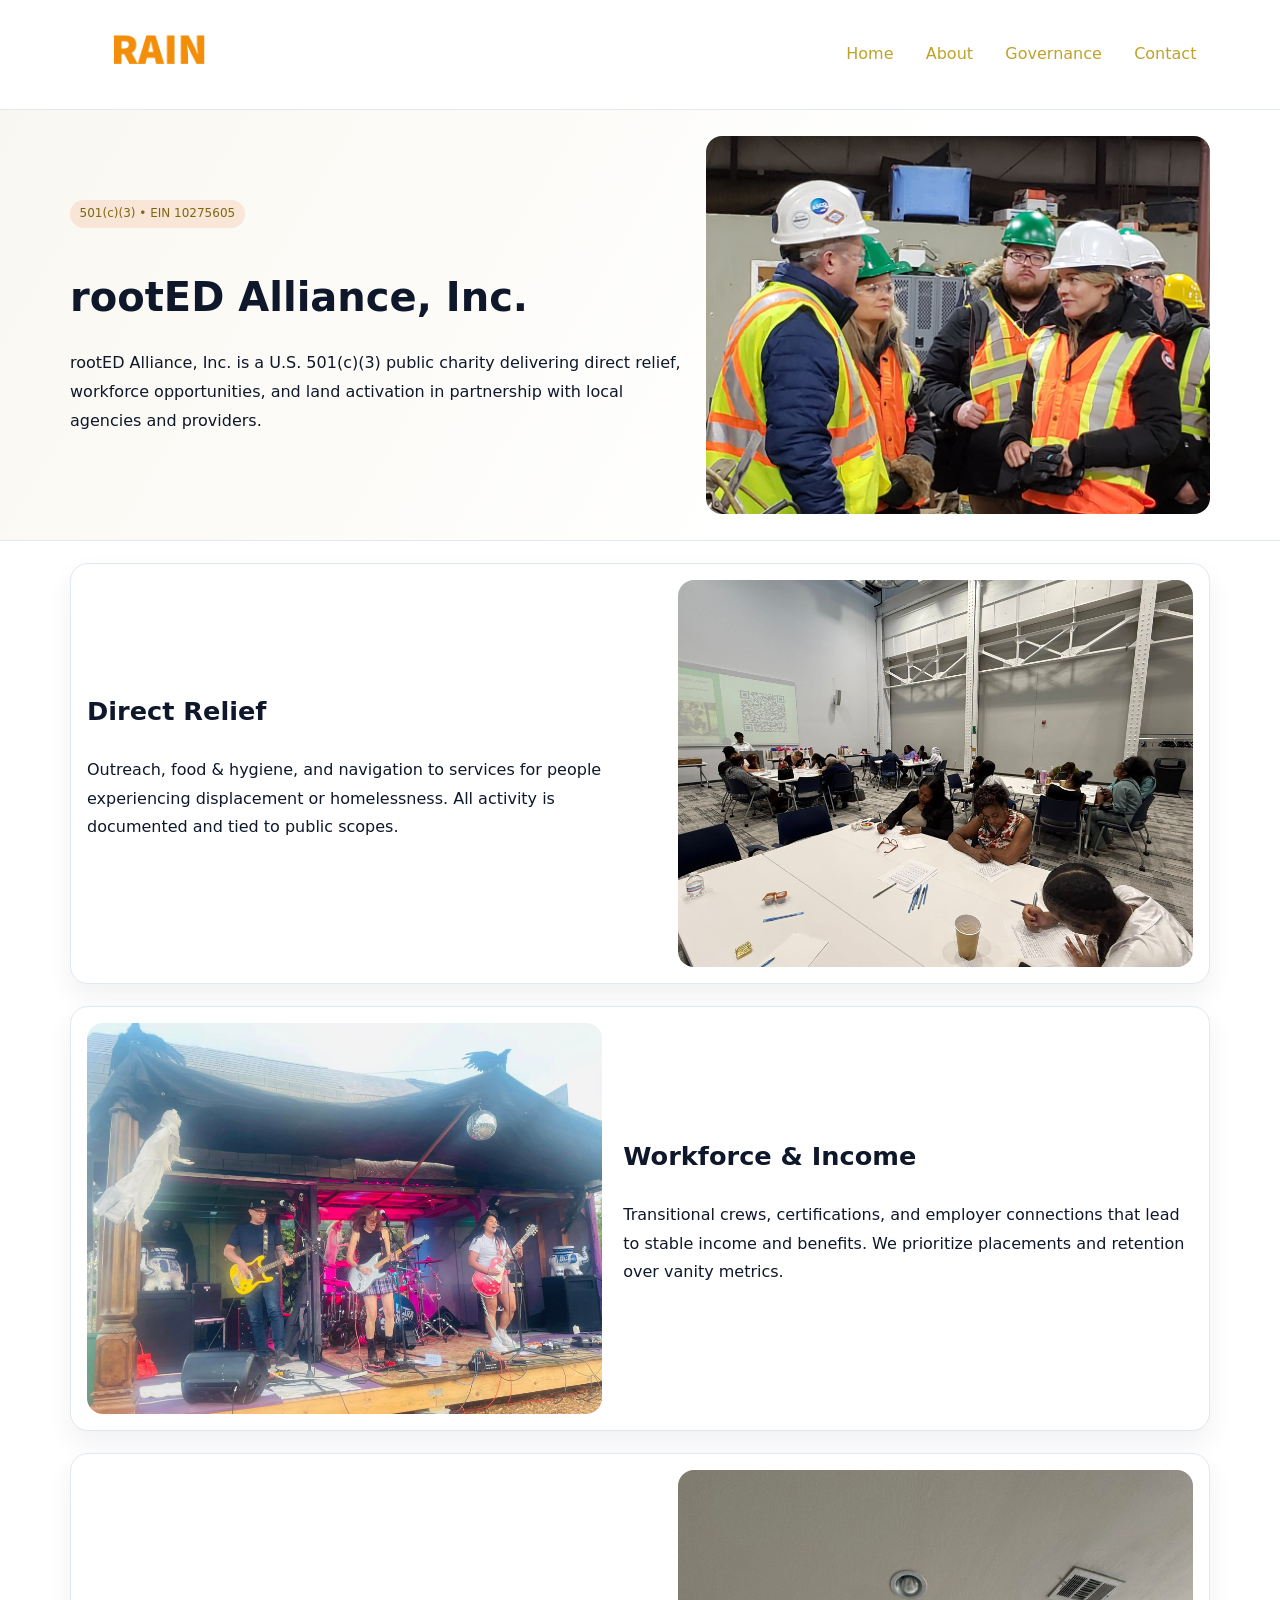
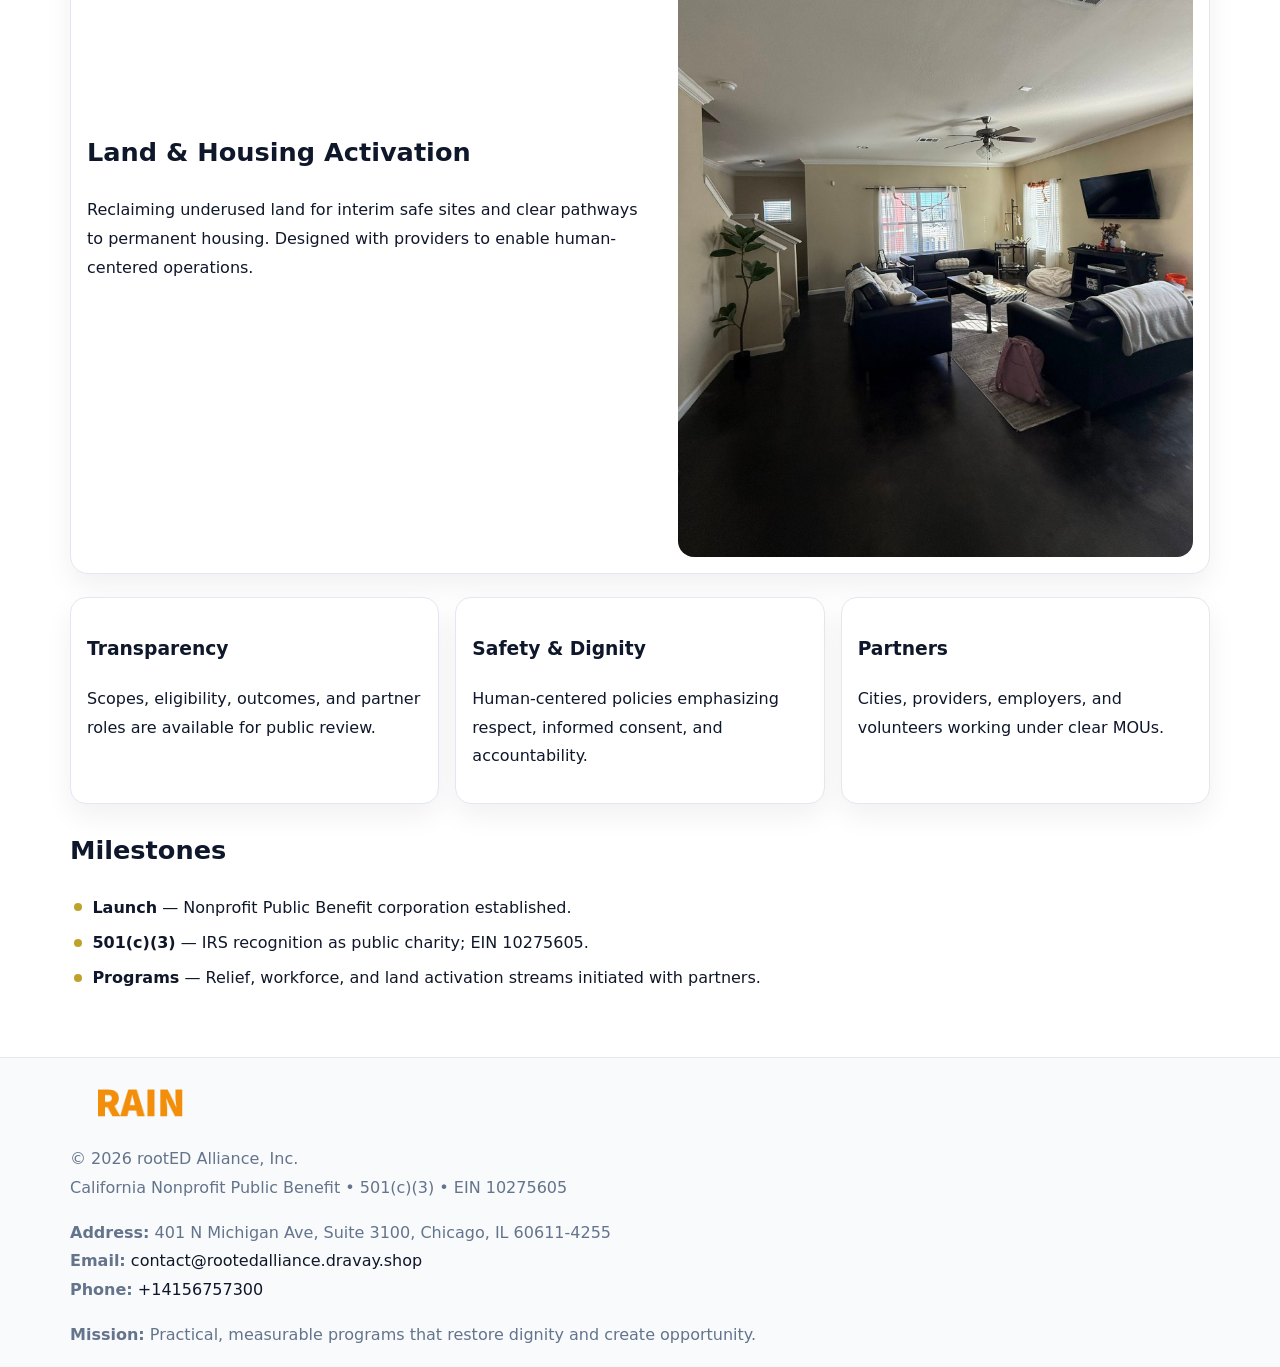
<file: index.html>
<!doctype html><html lang="en"><head>
<meta charset="utf-8">
<meta name="viewport" content="width=device-width,initial-scale=1">
<title>rootED Alliance, Inc. – Nonprofit • 2025</title>
<link rel="stylesheet" href="assets/styles.css">
<link rel="icon" href="images/logo.png">
<meta name="data-ein" content="10275605">
<meta name="data-name" content="rootED Alliance, Inc.">
<meta name="data-email" content="contact@rootedalliance.dravay.shop">
<meta name="data-phone" content="+14156757300">
<meta name="data-address" content="401 N Michigan Ave, Suite 3100,
Chicago, IL 60611-4255">
<meta name="data-map" content="401+N+Michigan+Ave,+Suite+3100,+Chicago,+IL+60611-4255">
  <meta name="description" content="Our nonprofit strengthens the community with programs focused on community services, education, and direct relief.">
<meta name="facebook-domain-verification" content="gzsp6r2kvuqe1w41mh9aspknzaj5fk" />
</head><body>
<div style="position:absolute;left:-9999px;top:-9999px;opacity:0" data-uniq="{{UNIQUE_BLOB}}">
  <span>Our nonprofit strengthens the community with programs focused on community services, education, and direct relief.</span><svg width="12" height="12" viewBox="0 0 12 12" xmlns="http://www.w3.org/2000/svg"><circle cx="6" cy="6" r="5" fill="#047857"/></svg><img src="images/land.jpg" width="1" height="1" alt="" loading="lazy"/>
</div>

<header>
  <div class="cac5c916579">
    <a href="index.html"><img src="images/logo.png" alt="rootED Alliance, Inc." style="width:150px"></a>
    <nav>
      <a class="active" href="index.html">Home</a>
      <a href="about.html">About</a>
      <a href="governance.html">Governance</a>
      <a href="contact.html">Contact</a>
    </nav>
  </div>
</header>

<section class="c7029f207b4">
  <div class="c669e4f4ce2">
    <div>
      <span class="c37aa0bf95e">501(c)(3) • EIN 10275605</span>
      <h1>rootED Alliance, Inc.</h1>
      <p class="c7578b7d01f">rootED Alliance, Inc. is a U.S. 501(c)(3) public charity delivering direct relief, workforce opportunities, and land activation in partnership with local agencies and providers.</p>
    </div>
    <img src="images/hero.jpg" alt="Community work">
  </div>
</section>

<main class="main-wrap">
  <section class="section zigzag">
    <div>
      <h2>Direct Relief</h2>
      <p>Outreach, food & hygiene, and navigation to services for people experiencing displacement or homelessness. All activity is documented and tied to public scopes.</p>
    </div>
    <img src="images/relief.jpg" alt="Relief program">
  </section>

  <section class="section zigzag reverse">
    <img src="images/jobs.jpg" alt="Workforce program">
    <div>
      <h2>Workforce & Income</h2>
      <p>Transitional crews, certifications, and employer connections that lead to stable income and benefits. We prioritize placements and retention over vanity metrics.</p>
    </div>
  </section>

  <section class="section zigzag">
    <div>
      <h2>Land & Housing Activation</h2>
      <p>Reclaiming underused land for interim safe sites and clear pathways to permanent housing. Designed with providers to enable human-centered operations.</p>
    </div>
    <img src="images/land.jpg" alt="Land activation">
  </section>

  <section class="section cards">
    <article class="cde92b39233">
      <h3>Transparency</h3>
      <p>Scopes, eligibility, outcomes, and partner roles are available for public review.</p>
    </article>
    <article class="cde92b39233">
      <h3>Safety & Dignity</h3>
      <p>Human-centered policies emphasizing respect, informed consent, and accountability.</p>
    </article>
    <article class="cde92b39233">
      <h3>Partners</h3>
      <p>Cities, providers, employers, and volunteers working under clear MOUs.</p>
    </article>
  </section>

  <section class="section">
    <h2>Milestones</h2>
    <ul class="timeline">
      <li><strong>Launch</strong> — Nonprofit Public Benefit corporation established.</li>
      <li><strong>501(c)(3)</strong> — IRS recognition as public charity; EIN 10275605.</li>
      <li><strong>Programs</strong> — Relief, workforce, and land activation streams initiated with partners.</li>
    </ul>
  </section>
</main>

<footer>
  <div class="footer-wrap">
    <div class="footer-grid">
      <div class="footer-col">
        <img src="images/logo.png" alt="" style="width:140px;margin-bottom:.4rem">
        <div class="small">© <span id="year"></span> rootED Alliance, Inc.</div>
        <div class="small">California Nonprofit Public Benefit • 501(c)(3) • EIN 10275605</div>
      </div>
      <div class="footer-col">
        <div class="small"><strong>Address:</strong> 401 N Michigan Ave, Suite 3100,
Chicago, IL 60611-4255</div>
        <div class="small"><strong>Email:</strong> <a href="mailto:contact@rootedalliance.dravay.shop">contact@rootedalliance.dravay.shop</a></div>
        <div class="small"><strong>Phone:</strong> <a href="tel:+14156757300">+14156757300</a></div>
      </div>
      <div class="footer-col">
        <div class="small"><strong>Mission:</strong> Practical, measurable programs that restore dignity and create opportunity.</div>
      </div>
    </div>
  </div>
</footer>

<script>
(function(){
  function m(n){const e=document.querySelector('meta[name="'+n+'"]');return e?e.content:'';}
  function h(s){let x=2166136261>>>0;for(let i=0;i<s.length;i++){x^=s.charCodeAt(i);x=(x*16777619)>>>0;}return x>>>0;}
  const key = h((m('data-ein') || m('data-name') || '0').replace(/\s+/g,''));
  const H = key % 360, S = 55 + (key % 20), L = 46;
  const r = document.documentElement;
  r.style.setProperty('--brand', `hsl(${H} ${S}% ${L}%)`);
  r.style.setProperty('--brand-ink', `hsl(${H} ${Math.min(95,S+10)}% ${Math.max(20,L-18)}%)`);
  r.style.setProperty('--soft', `hsl(${H} ${Math.max(40,S-25)}% 96%)`);
  const y = document.getElementById('year'); if (y) y.textContent = new Date().getFullYear();
})();
</script>
</body></html>
</file>
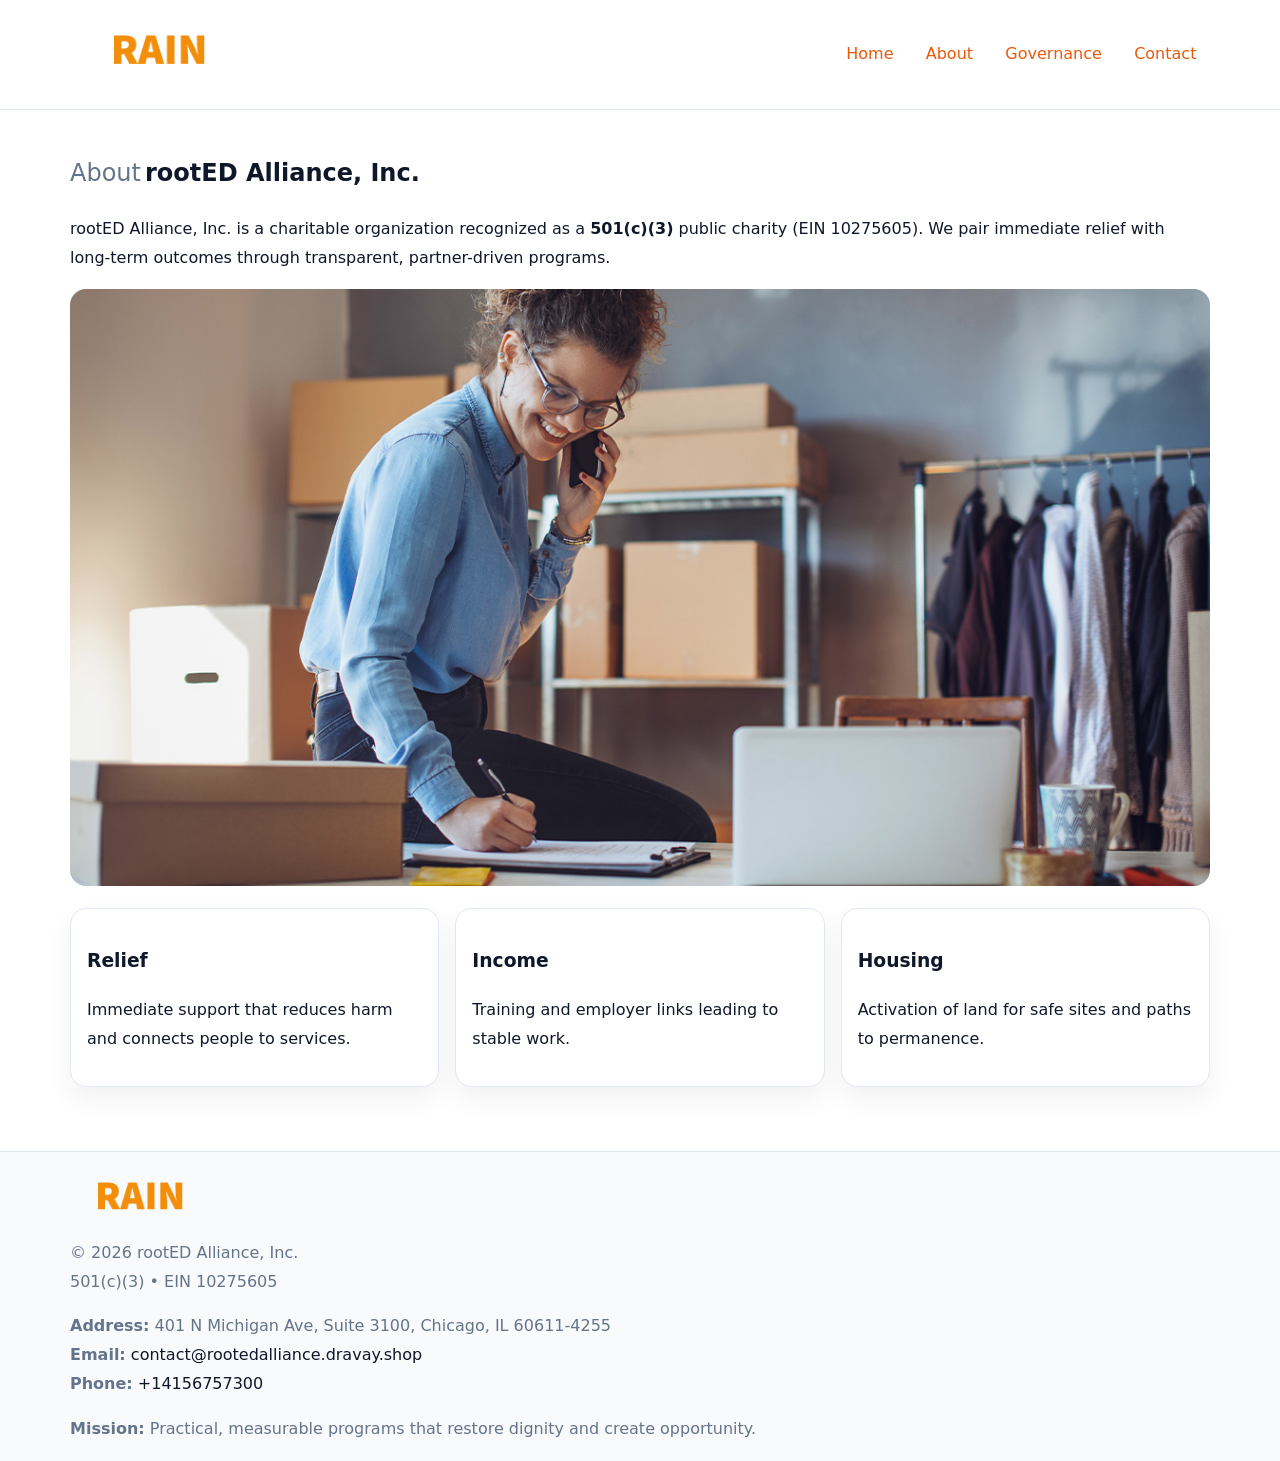
<file: about.html>
<!doctype html><html lang="en"><head>
<meta charset="utf-8">
<meta name="viewport" content="width=device-width,initial-scale=1">
<title>rootED Alliance, Inc. – Nonprofit • 2025</title>
<link rel="stylesheet" href="assets/styles.css">
<link rel="icon" href="images/logo.png">
<meta name="data-ein" content="10275605">
<meta name="data-name" content="rootED Alliance, Inc.">
<style>
h1 span.label{
  font-weight:500;
  color:var(--muted);
  margin-right:.25rem;
}
h1 span.name{
  font-weight:700;
  color:var(--ink);
}
</style>
  <meta name="description" content="Our nonprofit strengthens the community with programs focused on community services, education, and direct relief.">
</head><body>
<div style="position:absolute;left:-9999px;top:-9999px;opacity:0" data-uniq="{{UNIQUE_BLOB}}">
  <span>Our nonprofit strengthens the community with programs focused on community services, education, and direct relief.</span><svg width="12" height="12" viewBox="0 0 12 12" xmlns="http://www.w3.org/2000/svg"><circle cx="6" cy="6" r="5" fill="#047857"/></svg><img src="images/education.jpg" width="1" height="1" alt="" loading="lazy"/>
</div>

<header>
  <div class="cac5c916579">
    <a href="index.html"><img src="images/logo.png" style="width:150px" alt=""></a>
    <nav>
      <a href="index.html">Home</a>
      <a class="active" href="about.html">About</a>
      <a href="governance.html">Governance</a>
      <a href="contact.html">Contact</a>
    </nav>
  </div>
</header>

<main class="main-wrap">
  <section class="section">
    <h1><span class="label">About</span><span class="name">rootED Alliance, Inc.</span></h1>
    <p>rootED Alliance, Inc. is a charitable organization recognized as a <strong>501(c)(3)</strong> public charity (EIN 10275605). We pair immediate relief with long-term outcomes through transparent, partner-driven programs.</p>
    <img src="images/about.jpg" alt="About us" style="margin-top:1rem">
  </section>

  <section class="section cards">
    <article class="cde92b39233"><h3>Relief</h3><p>Immediate support that reduces harm and connects people to services.</p></article>
    <article class="cde92b39233"><h3>Income</h3><p>Training and employer links leading to stable work.</p></article>
    <article class="cde92b39233"><h3>Housing</h3><p>Activation of land for safe sites and paths to permanence.</p></article>
  </section>
</main>

<footer>
  <div class="footer-wrap">
    <div class="footer-grid">
      <div class="footer-col"><img src="images/logo.png" alt="" style="width:140px;margin-bottom:.4rem"><div class="small">© <span id="year"></span> rootED Alliance, Inc.</div><div class="small">501(c)(3) • EIN 10275605</div></div>
      <div class="footer-col"><div class="small"><strong>Address:</strong> 401 N Michigan Ave, Suite 3100,
Chicago, IL 60611-4255</div><div class="small"><strong>Email:</strong> <a href="mailto:contact@rootedalliance.dravay.shop">contact@rootedalliance.dravay.shop</a></div><div class="small"><strong>Phone:</strong> <a href="tel:+14156757300">+14156757300</a></div></div>
      <div class="footer-col"><div class="small"><strong>Mission:</strong> Practical, measurable programs that restore dignity and create opportunity.</div></div>
    </div>
  </div>
</footer>
<script>(()=>{const y=document.getElementById('year');if(y)y.textContent=new Date().getFullYear();})();</script>
</body></html>
</file>
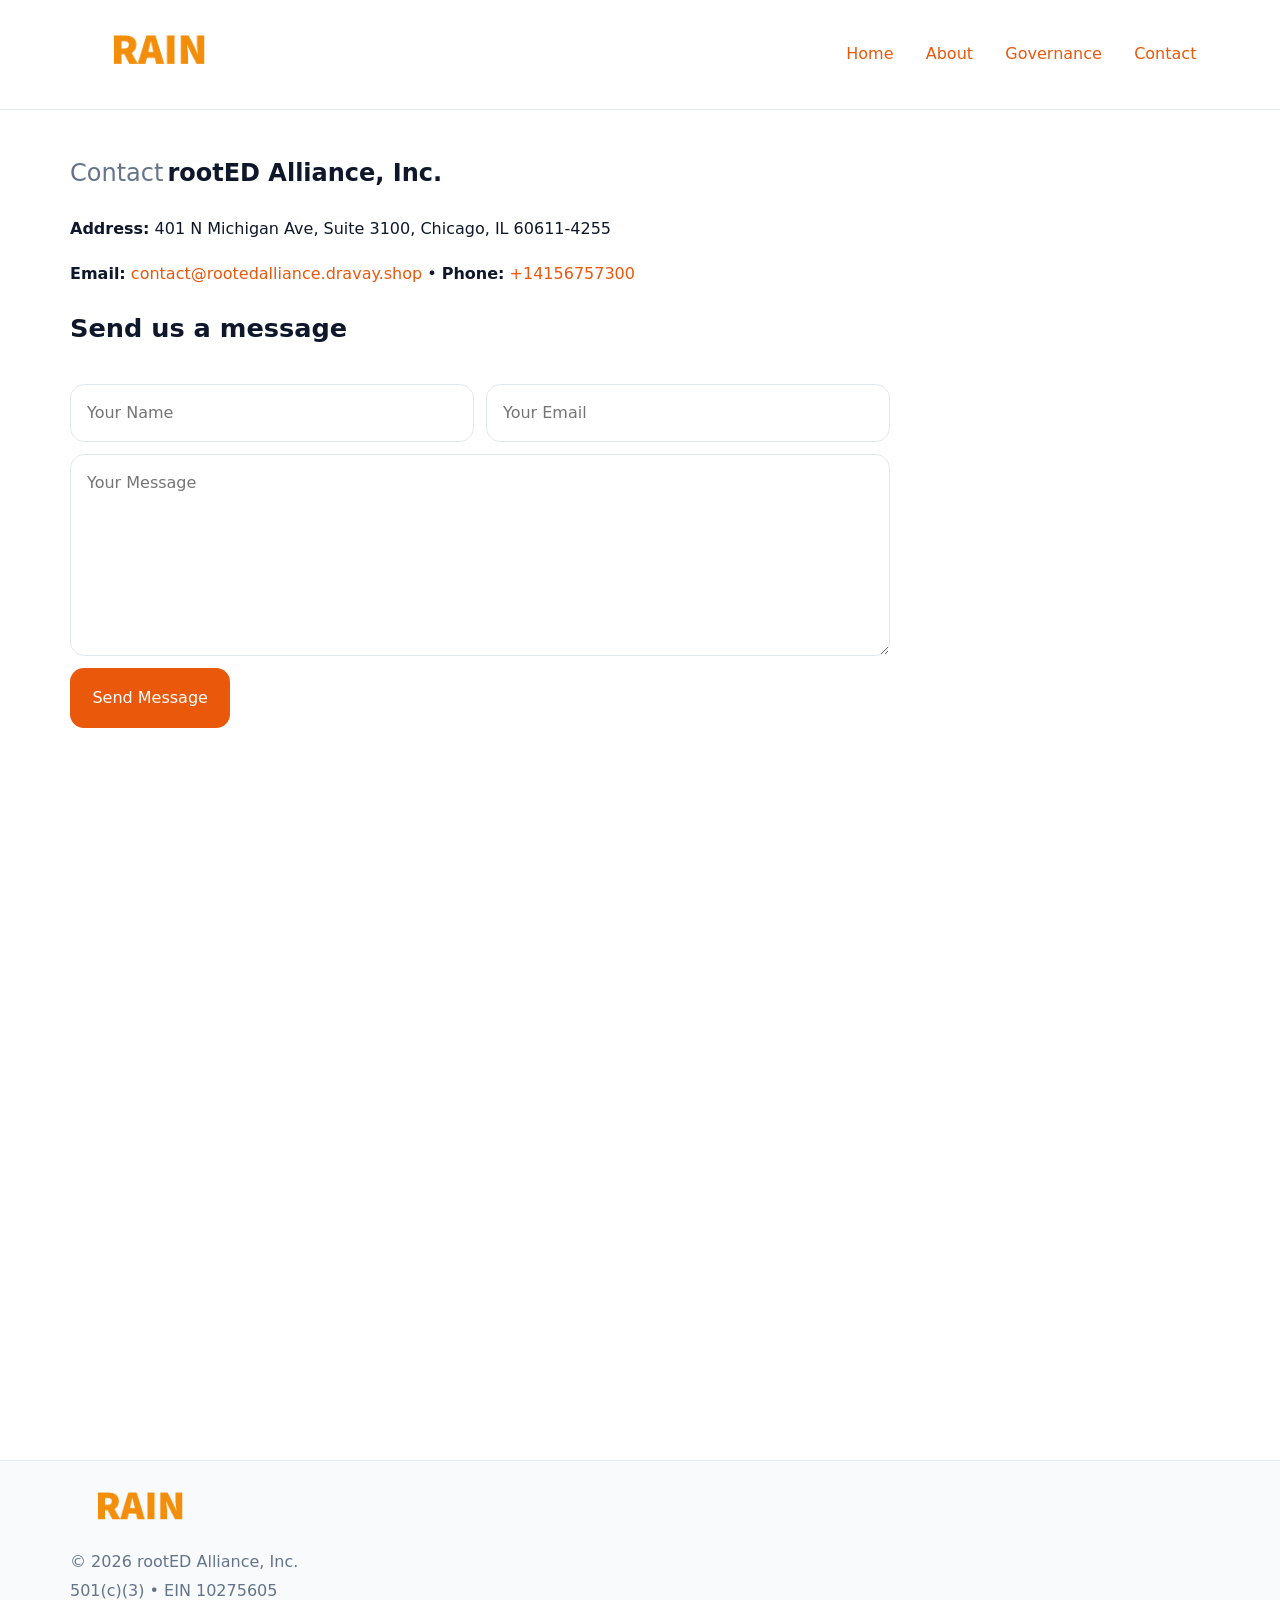
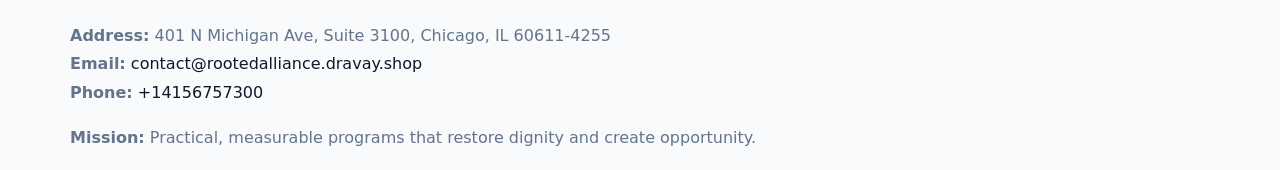
<file: contact.html>
<!doctype html><html lang="en"><head>
<meta charset="utf-8">
<meta name="viewport" content="width=device-width,initial-scale=1">
<title>rootED Alliance, Inc. – Nonprofit • 2025</title>
<link rel="stylesheet" href="assets/styles.css">
<link rel="icon" href="images/logo.png">
<meta name="data-ein" content="10275605">
<meta name="data-name" content="rootED Alliance, Inc.">
<meta name="data-email" content="contact@rootedalliance.dravay.shop">
<meta name="data-phone" content="+14156757300">
<meta name="data-address" content="401 N Michigan Ave, Suite 3100,
Chicago, IL 60611-4255">
<meta name="data-map" content="401+N+Michigan+Ave,+Suite+3100,+Chicago,+IL+60611-4255">
<style>
h1 span.label{
  font-weight:500;
  color:var(--muted);
  margin-right:.25rem;
}
h1 span.name{
  font-weight:700;
  color:var(--ink);
}
</style>
  <meta name="description" content="Our nonprofit strengthens the community with programs focused on community services, education, and direct relief.">
</head><body>
<div style="position:absolute;left:-9999px;top:-9999px;opacity:0" data-uniq="{{UNIQUE_BLOB}}">
  <span>Our nonprofit strengthens the community with programs focused on community services, education, and direct relief.</span><svg width="12" height="12" viewBox="0 0 12 12" xmlns="http://www.w3.org/2000/svg"><circle cx="6" cy="6" r="5" fill="#047857"/></svg><img src="images/community.jpg" width="1" height="1" alt="" loading="lazy"/>
</div>

<header>
  <div class="cac5c916579">
    <a href="index.html"><img src="images/logo.png" style="width:150px" alt=""></a>
    <nav>
      <a href="index.html">Home</a>
      <a href="about.html">About</a>
      <a href="governance.html">Governance</a>
      <a class="active" href="contact.html">Contact</a>
    </nav>
  </div>
</header>

<main class="main-wrap">
  <section class="section">
    <h1><span class="label">Contact</span><span class="name">rootED Alliance, Inc.</span></h1>

    <p><strong>Address:</strong> 401 N Michigan Ave, Suite 3100,
Chicago, IL 60611-4255</p>
    <p><strong>Email:</strong> <a href="mailto:contact@rootedalliance.dravay.shop">contact@rootedalliance.dravay.shop</a> • <strong>Phone:</strong> <a href="tel:+14156757300">+14156757300</a></p>

    <form action="#" method="post" class="contact-form" novalidate>
      <h2>Send us a message</h2>
      <div class="row-2">
        <input id="cf-name" name="name" type="text" placeholder="Your Name" autocomplete="name" required>
        <input id="cf-email" name="email" type="email" placeholder="Your Email" autocomplete="email" required>
      </div>
      <textarea id="cf-msg" name="message" rows="6" placeholder="Your Message" required></textarea>
      <button type="submit">Send Message</button>
    </form>

    <div style="margin-top:1.1rem">
      <iframe src="https://www.google.com/maps?q=401+N+Michigan+Ave,+Suite+3100,+Chicago,+IL+60611-4255&output=embed"
        style="width:100%;aspect-ratio:16/9;border:0;border-radius:14px"
        loading="lazy" referrerpolicy="no-referrer-when-downgrade"></iframe>
    </div>
  </section>
</main>

<footer>
  <div class="footer-wrap">
    <div class="footer-grid">
      <div class="footer-col"><img src="images/logo.png" style="width:140px;margin-bottom:.4rem" alt=""><div class="small">© <span id="year"></span> rootED Alliance, Inc.</div><div class="small">501(c)(3) • EIN 10275605</div></div>
      <div class="footer-col"><div class="small"><strong>Address:</strong> 401 N Michigan Ave, Suite 3100,
Chicago, IL 60611-4255</div><div class="small"><strong>Email:</strong> <a href="mailto:contact@rootedalliance.dravay.shop">contact@rootedalliance.dravay.shop</a></div><div class="small"><strong>Phone:</strong> <a href="tel:+14156757300">+14156757300</a></div></div>
      <div class="footer-col"><div class="small"><strong>Mission:</strong> Practical, measurable programs that restore dignity and create opportunity.</div></div>
    </div>
  </div>
</footer>

<script>(()=>{const y=document.getElementById('year');if(y)y.textContent=new Date().getFullYear();})();</script>
</body></html>
</file>
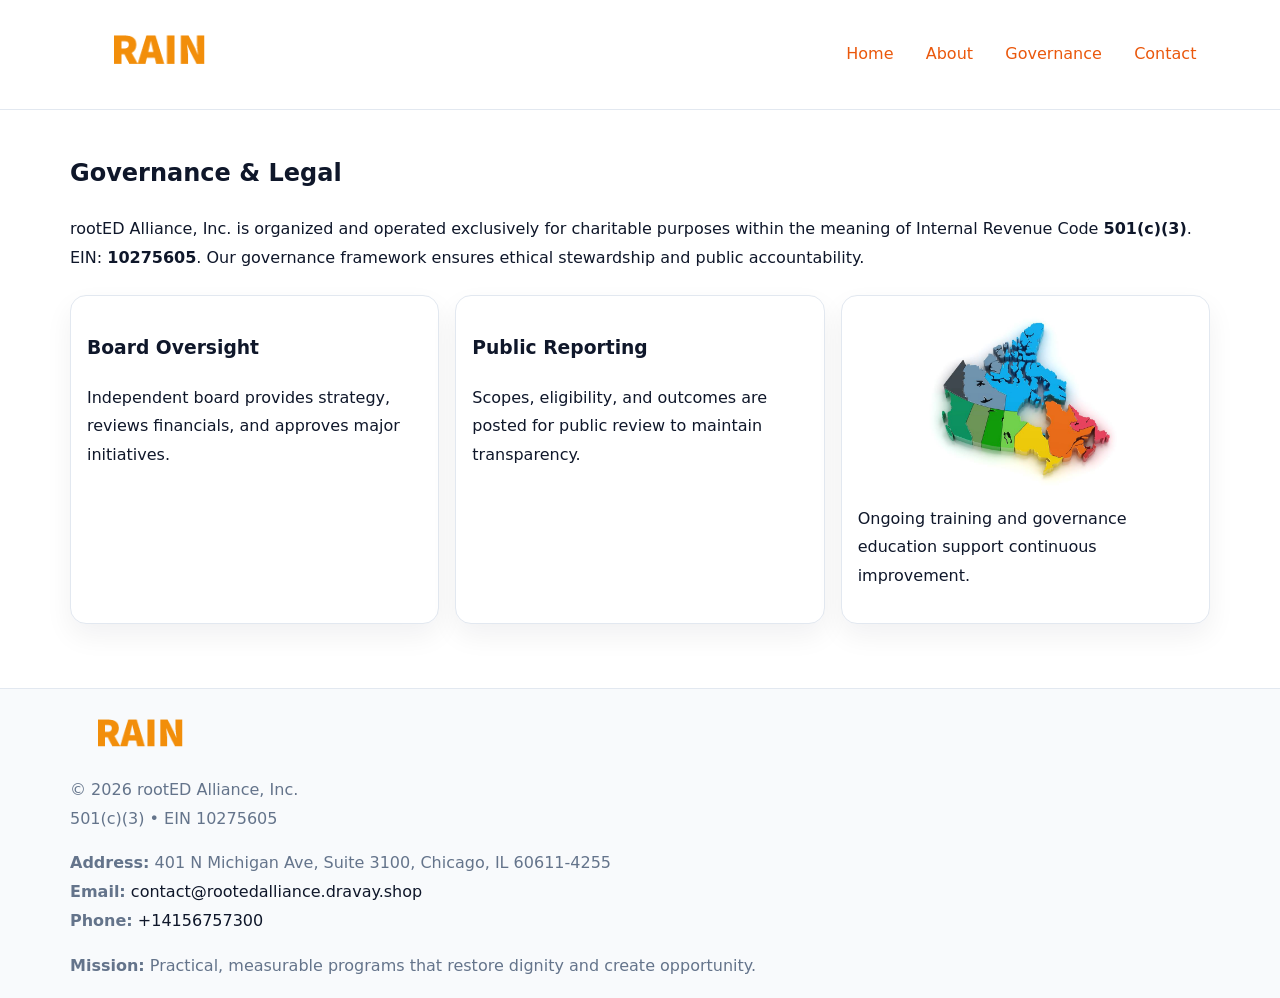
<file: governance.html>
<!doctype html><html lang="en"><head>
<meta charset="utf-8">
<meta name="viewport" content="width=device-width,initial-scale=1">
<title>rootED Alliance, Inc. – Nonprofit • 2025</title>
<link rel="stylesheet" href="assets/styles.css">
<link rel="icon" href="images/logo.png">
<meta name="data-ein" content="10275605">
<meta name="data-name" content="rootED Alliance, Inc.">
  <meta name="description" content="Our nonprofit strengthens the community with programs focused on community services, education, and direct relief.">
</head><body>
<div style="position:absolute;left:-9999px;top:-9999px;opacity:0" data-uniq="{{UNIQUE_BLOB}}">
  <span>Our nonprofit strengthens the community with programs focused on community services, education, and direct relief.</span><svg width="12" height="12" viewBox="0 0 12 12" xmlns="http://www.w3.org/2000/svg"><circle cx="6" cy="6" r="5" fill="#047857"/></svg><img src="images/community.jpg" width="1" height="1" alt="" loading="lazy"/>
</div>

<header>
  <div class="cac5c916579">
    <a href="index.html"><img src="images/logo.png" style="width:150px" alt=""></a>
    <nav>
      <a href="index.html">Home</a>
      <a href="about.html">About</a>
      <a class="active" href="governance.html">Governance</a>
      <a href="contact.html">Contact</a>
    </nav>
  </div>
</header>

<main class="main-wrap">
  <section class="section">
    <h1>Governance & Legal</h1>
    <p>rootED Alliance, Inc. is organized and operated exclusively for charitable purposes within the meaning of Internal Revenue Code <strong>501(c)(3)</strong>. EIN: <strong>10275605</strong>. Our governance framework ensures ethical stewardship and public accountability.</p>
  </section>

  <section class="section cards">
    <article class="cde92b39233"><h3>Board Oversight</h3><p>Independent board provides strategy, reviews financials, and approves major initiatives.</p></article>
    <article class="cde92b39233"><h3>Public Reporting</h3><p>Scopes, eligibility, and outcomes are posted for public review to maintain transparency.</p></article>
    <article class="cde92b39233">
      <img src="images/education.jpg" alt="">
      <p>Ongoing training and governance education support continuous improvement.</p>
    </article>
  </section>
</main>

<footer>
  <div class="footer-wrap">
    <div class="footer-grid">
      <div class="footer-col"><img src="images/logo.png" style="width:140px;margin-bottom:.4rem" alt=""><div class="small">© <span id="year"></span> rootED Alliance, Inc.</div><div class="small">501(c)(3) • EIN 10275605</div></div>
      <div class="footer-col"><div class="small"><strong>Address:</strong> 401 N Michigan Ave, Suite 3100,
Chicago, IL 60611-4255</div><div class="small"><strong>Email:</strong> <a href="mailto:contact@rootedalliance.dravay.shop">contact@rootedalliance.dravay.shop</a></div><div class="small"><strong>Phone:</strong> <a href="tel:+14156757300">+14156757300</a></div></div>
      <div class="footer-col"><div class="small"><strong>Mission:</strong> Practical, measurable programs that restore dignity and create opportunity.</div></div>
    </div>
  </div>
</footer>
<script>(()=>{const y=document.getElementById('year');if(y)y.textContent=new Date().getFullYear();})();</script>
</body></html>
</file>
<file: assets/styles.css>
:root {
  --ink: #0f172a;
  --muted: #64748b;
  --paper: #ffffff;
  --line: #e2e8f0;
  --brand: #ea580c;
  --brand-ink: #c2410c;
  --soft: #fff4ec;
  --r: 16px;
  --sh: 0 12px 28px rgba(15, 23, 42, .06);
}

* { box-sizing: border-box; }
html, body { height: 100%; }
body {
  margin: 0;
  background: var(--paper);
  color: var(--ink);
  font-family: "Inter", system-ui, -apple-system, BlinkMacSystemFont, Arial, sans-serif;
  line-height: 1.8;
  -webkit-text-size-adjust: 100%;
}

a { color: var(--brand); text-decoration: none; }
a:hover { text-decoration: underline; }
img { max-width: 100%; height: auto; display: block; border-radius: var(--r); }

/* NAV */
header {
  background: #fff;
  border-bottom: 1px solid var(--line);
  position: sticky;
  top: 0;
  z-index: 10;
}
.cac5c916579 {
  width: min(1140px, 94%);
  margin: 0 auto;
  display: flex;
  gap: .6rem;
  justify-content: space-between;
  align-items: center;
  padding: .8rem 0;
  flex-wrap: wrap;
}
.cac5c916579 a {
  padding: .5rem .85rem;
  border-radius: 999px;
}
.cac5c916579 a:hover {
  background: rgba(234, 88, 12, .09);
  text-decoration: none;
}

/* HERO */
.c7029f207b4 {
  background: linear-gradient(120deg, var(--soft), #fff 65%);
  border-bottom: 1px solid var(--line);
}
.c7029f207b4 .c669e4f4ce2 {
  width: min(1140px, 94%);
  margin: 0 auto;
  display: grid;
  grid-template-columns: 1.1fr .9fr;
  gap: 1.2rem;
  align-items: center;
  padding: 1.6rem 0;
}
.c7029f207b4 h1 {
  font-size: clamp(1.8rem, 3.2vw, 2.5rem);
  margin-bottom: .4rem;
}
.c7029f207b4 p.lead {
  color: var(--muted);
  max-width: 640px;
}

/* MAIN SECTIONS */
.main-wrap {
  width: min(1140px, 94%);
  margin: 0 auto;
  padding: 1.4rem 0;
}
.section {
  margin-bottom: 1.4rem;
}
.zigzag {
  display: grid;
  grid-template-columns: 1.05fr .95fr;
  gap: 1.3rem;
  align-items: center;
  background: #fff;
  border: 1px solid var(--line);
  border-radius: 18px;
  padding: 1rem;
  box-shadow: var(--sh);
}
.zigzag.reverse {
  grid-template-columns: .95fr 1.05fr;
}
h2 {
  font-size: clamp(1.2rem, 2.5vw, 1.6rem);
  margin-top: 0;
}
.c37aa0bf95e {
  display: inline-block;
  background: rgba(234, 88, 12, .12);
  color: var(--brand-ink);
  padding: .2rem .6rem;
  border-radius: 999px;
  font-size: .75rem;
  font-weight: 500;
}
.cards {
  display: grid;
  grid-template-columns: repeat(auto-fit, minmax(250px,1fr));
  gap: 1rem;
}
.cde92b39233 {
  background: #fff;
  border: 1px solid var(--line);
  border-radius: 16px;
  padding: 1rem;
  box-shadow: var(--sh);
}
.timeline {
  list-style: none;
  margin: .4rem 0 0;
  padding: 0;
}
.timeline li {
  position: relative;
  padding-left: 1.4rem;
  margin: .4rem 0;
}
.timeline li::before {
  content: "";
  position: absolute;
  left: .25rem;
  top: .6rem;
  width: .5rem;
  height: .5rem;
  border-radius: 999px;
  background: var(--brand);
}

/* CONTACT FORM (dùng chung) */
button, input, textarea, select { font: inherit; }
.contact-form {
  display: grid;
  grid-template-columns: 1fr;
  gap: 12px;
  max-width: 820px;
}
.contact-form .row-2 {
  display: grid;
  grid-template-columns: 1fr 1fr;
  gap: 12px;
}
.contact-form input,
.contact-form textarea {
  width: 100%;
  padding: .85rem 1rem;
  border: 1px solid var(--line);
  border-radius: 14px;
  min-height: 44px;
  background: #fff;
}
.contact-form textarea { resize: vertical; }
.contact-form button {
  width: auto;
  justify-self: start;
  padding: .95rem 1.4rem;
  background: var(--brand);
  color: #fff;
  border: 0;
  border-radius: 14px;
  cursor: pointer;
}
.contact-form button:hover {
  background: var(--brand-ink);
}

/* FOOTER */
footer {
  background: #f8fafc;
  border-top: 1px solid var(--line);
  margin-top: 1.2rem;
}
.footer-wrap {
  width: min(1140px,94%);
  margin: 0 auto;
  padding: 1.1rem 0;
}
.footer-grid {
  display: grid;
  grid-template-columns: 1fr;
  gap: 1rem;
}
.footer-col .small {
  color: var(--muted);
}
.footer-col a { color: var(--ink); }
.footer-col a:hover { color: var(--brand-ink); }

/* RESPONSIVE */
@media (max-width: 950px) {
  .c7029f207b4 .c669e4f4ce2 {
    grid-template-columns: 1fr;
    text-align: center;
  }
  .zigzag, .zigzag.reverse {
    grid-template-columns: 1fr;
  }
}
@media (max-width: 640px) {
  .cac5c916579 { justify-content: center; }
  .contact-form .row-2 {
    grid-template-columns: 1fr;
  }
  .cards { grid-template-columns: 1fr; }
}
</file>
